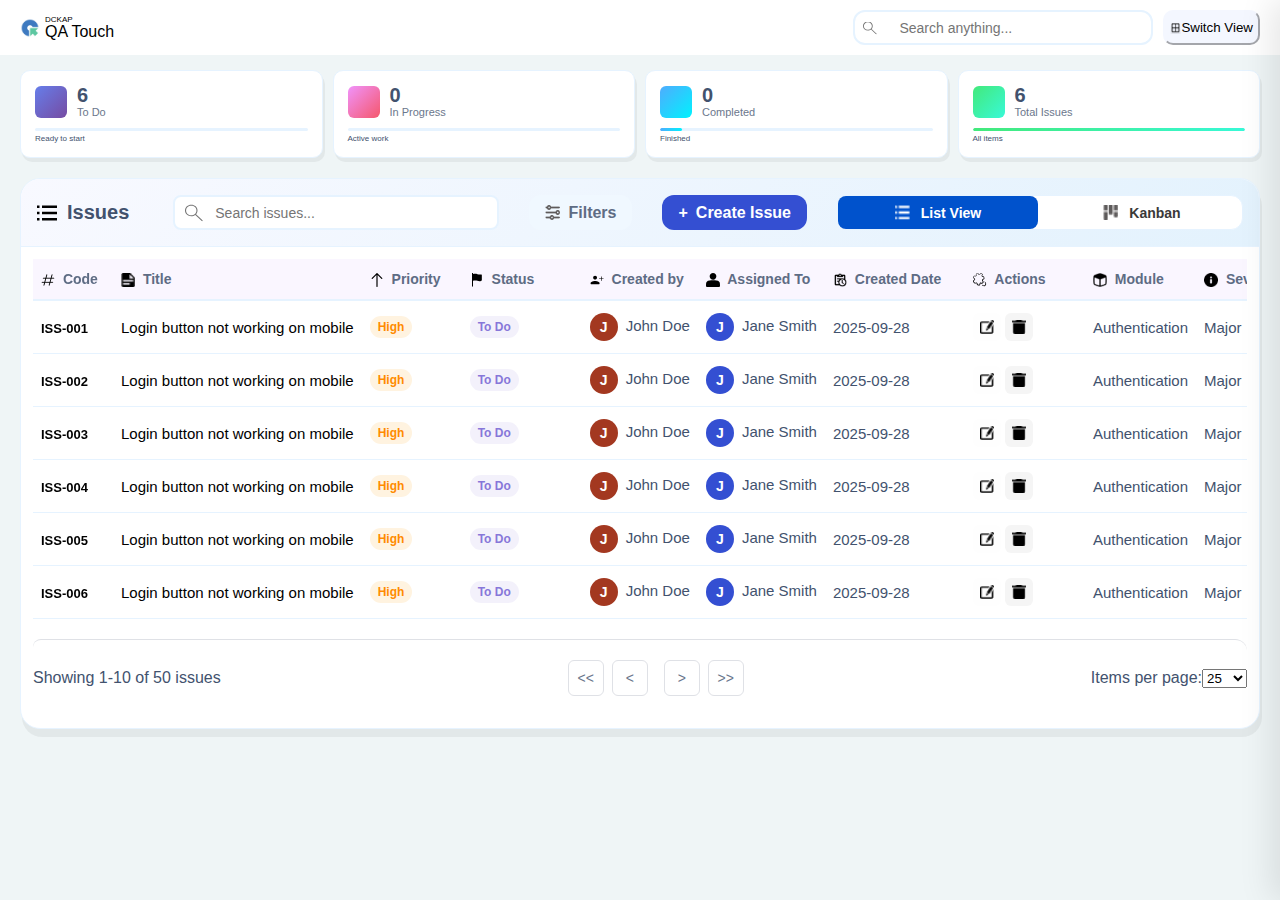
<file: index.html>
<!DOCTYPE html>
<html lang="en">

<head>
  <meta charset="UTF-8" />
  <meta name="viewport" content="width=device-width, initial-scale=1.0" />
  <title>QA Touch Issue Board</title>
  <link rel="stylesheet" href="style.css" />
  <link rel="stylesheet" href="https://cdnjs.cloudflare.com/ajax/libs/font-awesome/6.4.0/css/all.min.css">
</head>

<body class="modern-board">
  <header class="floating-header">
    <div class="header-content">
      <div class="brand-section">
        <div class="logo-container"><img src="icons/logo.jpeg" alt="Logo" class="logo-icon" />
          <div class="brand-text"><span class="tagline">DCKAP</span>
            <h1>QA Touch</h1>
          </div>
        </div>
      </div>
      <div class="header-actions">
  <div class="search-container"><img src="icons/search.svg" alt="Search" class="search-icon" /><input type="text" id="globalSearch" placeholder="Search anything..." class="global-search" /></div>
  <button class="switch-view"><img src="icons/switch.png" alt="Switch View" style="width:11px;height:11px; vertical-align: middle;" /><span class="tooltip">Switch View</span></button>
      </div>
    </div>
  </header>
  <aside id="sidebarFilter" class="modern-filter-panel">
  <div class="filter-overlay" id="sidebarOverlay"></div>
    <div class="filter-content">
      <div class="filter-header">
        <div class="filter-title"><img src="icons/issues.svg" alt="Smart Filters" style="width:18px;height:18px;" />
          <h3>Filters</h3>
        </div>
  <button id="closeFilter" class="close-btn"><img src="icons/wr.svg" alt="Smart Filters" style="width:18px;height:18px;" /></button>
      </div>
      <div class="filter-body">
        <div class="advanced-filters">
          <div class="filter-section">
            <div class="filter-row">
              <div class="filter-item"><label><i class="fas fa-tags"></i> Category</label><select id="categoryFilter" class="modern-select"><option value="">All Categories</option></select></div>
              <div class="filter-item"><label><i class="fas fa-flag"></i> Status</label><select id="statusFilter" class="modern-select"><option value="">All Status</option><option value="In Progress">In Progress</option><option value="To Do">To Do</option><option value="Done">Done</option><option value="QA">QA</option></select></div>
            </div>
            <div class="filter-row">
              <div class="filter-item"><label><i class="fas fa-arrow-up"></i> Priority</label><select id="priorityFilter" class="modern-select"><option value="">All Priorities</option><option value="Highest">Highest</option><option value="High">High</option><option value="Medium">Medium</option><option value="Low">Low</option></select></div>
              <div class="filter-item"><label><i class="fas fa-bug"></i> Bug Type</label><select id="bugTypeFilter" class="modern-select"><option value="">All Bug Types</option></select></div>
            </div>
            <div class="filter-row">
              <div class="filter-item"><label><i class="fas fa-user-plus"></i> Created By</label><select id="createdByFilter" class="modern-select"><option value="">All Creators</option><option value="John Doe">John Doe</option><option value="Jane Smith">Jane Smith</option><option value="Mike Johnson">Mike Johnson</option><option value="Sarah Wilson">Sarah Wilson</option></select></div>
            </div>
            <div class="filter-row">
              <div class="filter-item"><label><i class="fas fa-user"></i> Assignee</label><select id="assigneeFilter" class="modern-select"><option value="">All Assignees</option><option value="Sarah Wilson">Sarah Wilson</option></select></div>
            </div>
          </div>
        </div>
      </div>
  <div class="filter-actions"><button id="clearFilters" class="action-btn secondary"><i class="fas fa-undo"></i>Reset</button><button id="applyFilters" class="action-btn primary"><i class="fas fa-magic"></i>Apply Filters</button></div>
    </div>
    </div>
  </aside>
  <main class="board-container">
    <div class="dashboard-stats">
      <div class="stats-grid">
        <div class="stat-widget todo-widget">
          <div class="widget-header">
            <div class="widget-icon"></i></div>
            <div class="widget-info">
              <h3 id="todoCount">0</h3>
              <p>To Do</p>
            </div>
          </div>
          <div class="widget-progress">
            <div class="progress-bar">
              <div class="progress-fill todo-fill" style="width: 0%"></div>
            </div><span class="progress-text">Ready to start</span>
          </div>
        </div>
        <div class="stat-widget progress-widget">
          <div class="widget-header">
            <div class="widget-icon"></i></div>
            <div class="widget-info">
              <h3 id="inProgressCount">0</h3>
              <p>In Progress</p>
            </div>
          </div>
          <div class="widget-progress">
            <div class="progress-bar">
              <div class="progress-fill progress-fill-animate" style="width: 0%"></div>
            </div><span class="progress-text">Active work</span>
          </div>
        </div>
        <div class="stat-widget done-widget">
          <div class="widget-header">
            <div class="widget-icon"></i></div>
            <div class="widget-info">
              <h3 id="doneCount">0</h3>
              <p>Completed</p>
            </div>
          </div>
          <div class="widget-progress">
            <div class="progress-bar">
              <div class="progress-fill done-fill" style="width: 8%"></div>
            </div><span class="progress-text">Finished</span>
          </div>
        </div>
        <div class="stat-widget total-widget">
          <div class="widget-header">
            <div class="widget-icon"></div>
            <div class="widget-info">
              <h3 id="totalCount">0</h3>
              <p>Total Issues</p>
            </div>
          </div>
          <div class="widget-progress">
            <div class="progress-bar">
              <div class="progress-fill total-fill" style="width: 100%"></div>
            </div><span class="progress-text">All items</span>
          </div>
        </div>
      </div>
    </div>
    <div class="board-content">
      <div class="board-header">
        <div class="board-header-row" style="display: flex; align-items: center; gap: 20px; flex-wrap: wrap;">
          <div class="board-title" style="margin-right: 24px;">
            <h2 style="display: flex; align-items: center; gap: 10px;"><img src="icons/issues.svg" alt="Switch View"
                style="width:20px;height:20px;" /> Issues</h2>
          </div>
          <div class="search-container" style="flex: 1; min-width: 220px; position:relative;">
            <img src="icons/search.svg" alt="Search" class="search-icon" style="position:absolute;left:12px;top:50%;transform:translateY(-50%);width:18px;height:18px;pointer-events:none;" />
            <input type="text" id="searchInput" placeholder="Search issues..." class="search-input" style="padding-left:40px;" />
          </div>
          <button id="openFilter"
            class="action-btn filter-btn" style="margin-left: 10px; height: 35px;"><img src="icons/Vector (2).png"
              alt="Switch View" style="width:15px;height:15px;" /> <span>Filters</span></button><button
            onclick="location.href='issue.html'" class="action-btn create-btn primary"
            style="margin-left: 10px; height: 35px; background:#344FD2;"><i class="fas fa-plus"></i> <span>Create
              Issue</span></button>
          <div class="view-options" style="margin-left: 10px;"><button class="view-btn active" data-view="list"><img
                src="icons/list.png" alt="Switch View" style="width:15px;  height:15px ; margin-right: 5px;" />
              <span>List View</span></button><button class="view-btn" data-view="kanban"><img src="icons/kanban.png"
                alt="Switch View" style="width:15px;height:15px; margin-right: 5px;" /> <span>Kanban</span></button>
          </div>
        </div>
      </div>
      <div id="ListView" class="list-view">
        <div class="table-container">
          <div class="table-wrapper">
            <table class="issues-table">
              <thead>
                <tr>
                  <th class="sticky-col col-code"><img src="icons/hash.png" alt="Code" /> Code</th>
                  <th class="col-title"><img src="icons/title.png" alt="Title" /> Title</th>
                  <th class="col-priority"><img src="icons/priority.svg" alt="Priority" /> Priority</th>
                  <th class="col-status"><img src="icons/status.svg" alt="Status" /> Status</th>
                  <th class="col-creator"><img src="icons/createdby.svg" alt="Created by" /> Created by</th>
                  <th class="col-assignee"><img src="icons/assigned.svg" alt="Assigned To" /> Assigned To</th>
                  <th class="col-created"><img src="icons/date-outline.png" alt="Created Date" /> Created Date</th>
                  <th class="col-actions"><img src="icons/actions.svg" alt="Actions" /> Actions</th>
                  <th class="col-module"><img src="icons/module.png" alt="Module" /> Module</th>
                  <th class="col-severity"><img src="icons/severity.png" alt="Severity" /> Severity</th>
                  <th class="col-environment"><img src="icons/environment.png" alt="Environment" /> Environment</th>
                  <th class="col-due"><img src="icons/due-date.png" alt="Due Date" /> Due Date</th>
                </tr>
              </thead>
              <tbody id="issueList"></tbody>
            </table>
          </div>
        </div>
        <div class="pagination-container">
          <div class="pagination-info"><span id="paginationInfo">Showing 1-10 of 50 issues</span></div>
          <div class="pagination-controls"><button id="firstPageBtn" class="pagination-btn" title="First Page"><span>
                <<  </span></button><button id="prevPageBtn" class="pagination-btn" title="Previous Page"><span>
                < </span></button>
            <div class="pagination-numbers" id="paginationNumbers"></div><button id="nextPageBtn" class="pagination-btn"
              title="Next Page"><span>></span></button><button id="lastPageBtn" class="pagination-btn"
              title="Last Page"><span>>></span></button>
          </div>
          <div class="pagination-settings"><label for="itemsPerPage">Items per page:</label><select id="itemsPerPage"
              class="items-per-page-select">
              <option value="10">10</option>
              <option value="25" selected>25</option>
              <option value="50">50</option>
              <option value="100">100</option>
            </select></div>
        </div>
      </div>
      <div id="kanbanView" class="kanban-board hidden">
        <div class="board-columns">
          <div class="board-column todo-column" data-status="To Do">
            <div class="column-header">
              <div class="column-title">
                <div class="column-icon todo-icon"><i class="fas fa-clipboard-list"></i></div>
                <h3>To Do</h3><span class="issue-count" id="todoColumnCount">0</span>
              </div>
              <div class="column-actions"><button class="add-issue-btn" onclick="location.href='issue.html'"><i
                    class="fas fa-plus"></i></button></div>
            </div>
            <div class="column-content" id="todoColumn">
              <div class="column-placeholder"><i class="fas fa-plus-circle"></i>
                <p>No items yet</p><small>Create your first issue</small>
              </div>
            </div>
          </div>
          <div class="board-column progress-column" data-status="In Progress">
            <div class="column-header">
              <div class="column-title">
                <div class="column-icon progress-icon"><i class="fas fa-rocket"></i></div>
                <h3>In Progress</h3><span class="issue-count" id="progressColumnCount">0</span>
              </div>
              <div class="column-actions"><button class="column-menu"></i></button></div>
            </div>
            <div class="column-content" id="progressColumn">
              <div class="column-placeholder"><i class="fas fa-cog"></i>
                <p>Ready to work</p><small>Move items here to start</small>
              </div>
            </div>
          </div>
          <div class="board-column qa-column" data-status="QA">
            <div class="column-header">
              <div class="column-title">
                <div class="column-icon blocked-icon"><i class="fas fa-vial"></i></div>
                <h3>QA</h3><span class="issue-count" id="qaColumnCount">0</span>
              </div>
              <div class="column-actions"><button class="column-menu"></button></div>
            </div>
            <div class="column-content" id="qaColumn">
              <div class="column-placeholder"><i class="fas fa-exclamation-triangle"></i>
                <p>Needs attention</p><small>Issues requiring resolution</small>
              </div>
            </div>
          </div>
          <div class="board-column done-column" data-status="Done">
            <div class="column-header">
              <div class="column-title">
                <div class="column-icon done-icon"><i class="fas fa-trophy"></i></div>
                <h3>Done</h3><span class="issue-count" id="doneColumnCount">0</span>
              </div>
              <div class="column-actions"><button class="column-menu"></button></div>
            </div>
            <div class="column-content" id="doneColumn">
              <div class="column-placeholder"><i class="fas fa-check-circle"></i>
                <p>Well done!</p><small>Completed items appear here</small>
              </div>
            </div>
          </div>
        </div>
      </div>
    </div>
  </main>
  <script src="script.js"></script>
</body>

</html>
</div>
</file>
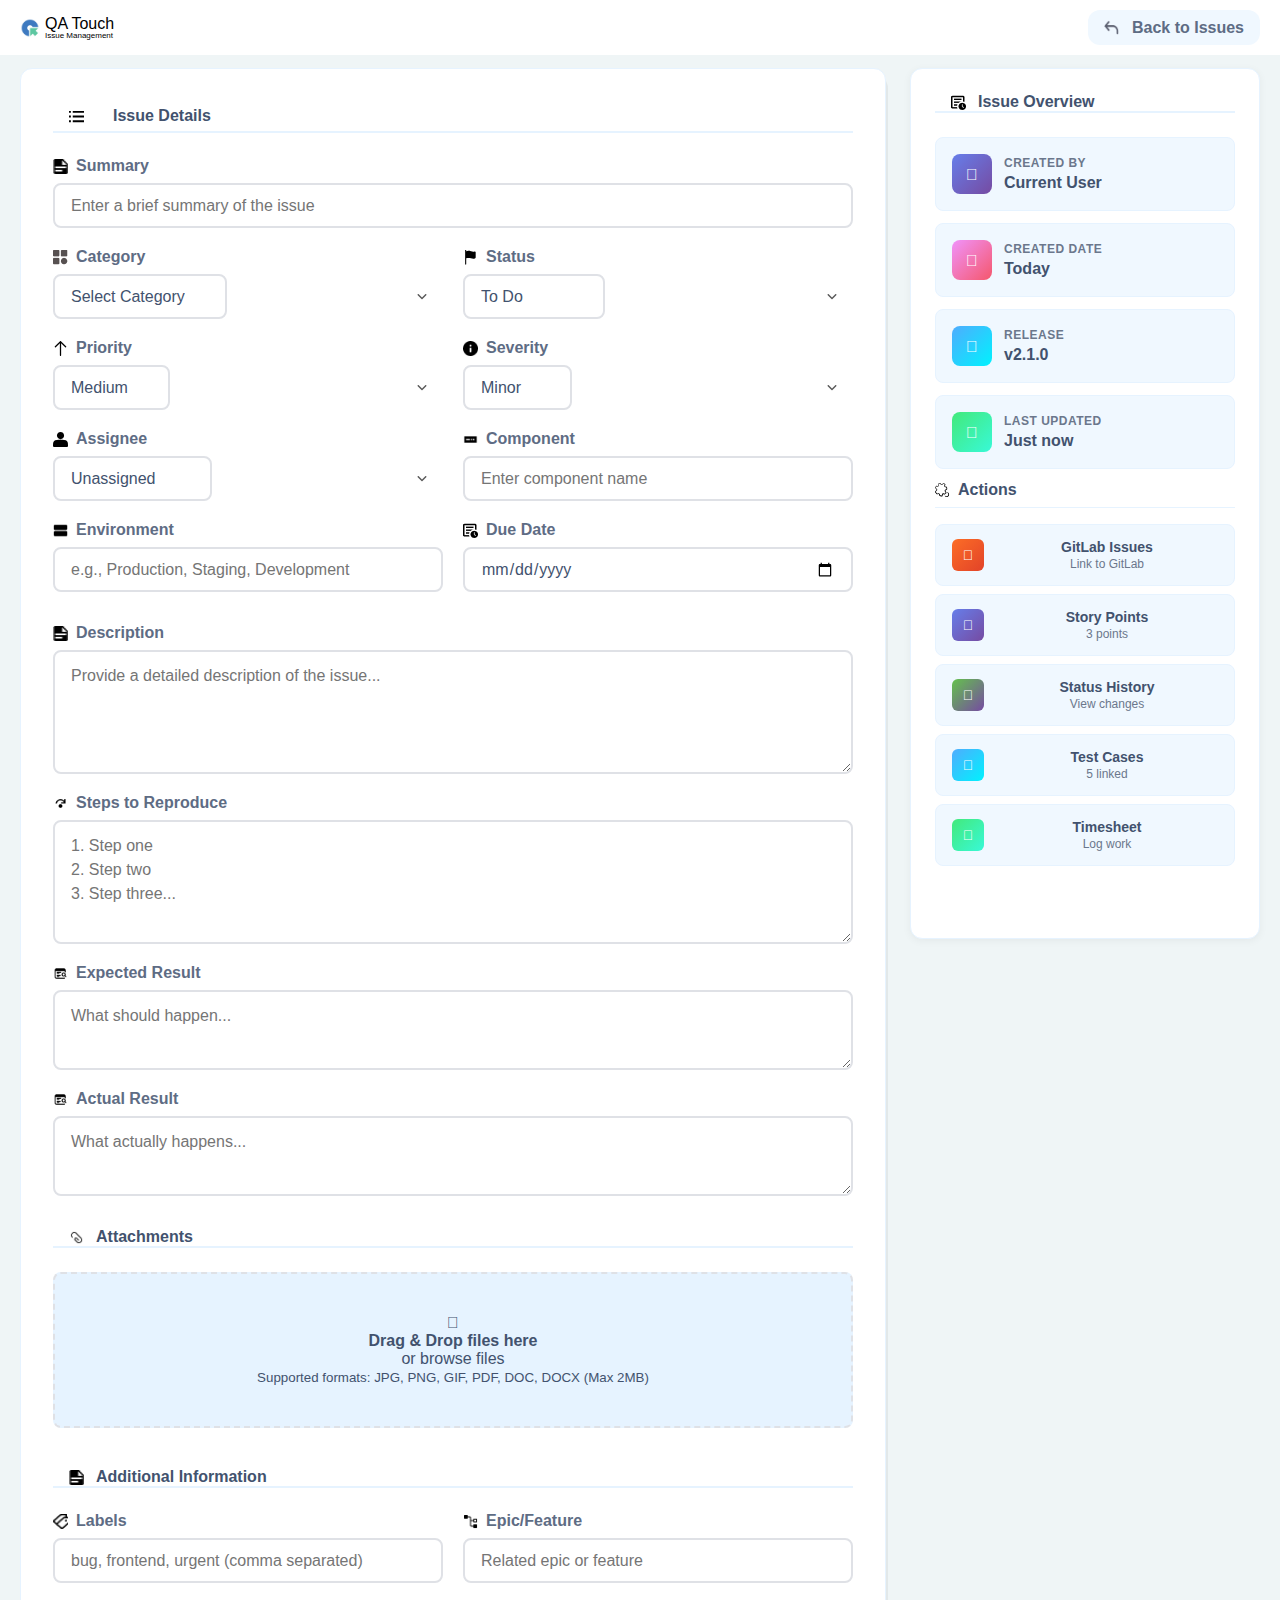
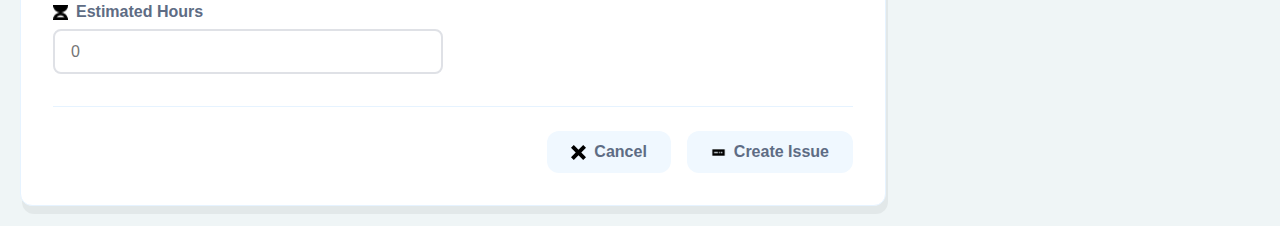
<file: issue.html>
<!DOCTYPE html>

<html lang="en">

<head>
  <meta charset="UTF-8" />
  <meta name="viewport" content="width=device-width, initial-scale=1.0" />
  <title>Create Issue - Issue Tracker</title>
  <link rel="stylesheet" href="style.css" />
  <link rel="stylesheet" href="https://cdnjs.cloudflare.com/ajax/libs/font-awesome/6.4.0/css/all.min.css">
</head>

<body class="modern-board modern " >

  <header class="floating-header">
    <div class="header-content">
      <div class="brand-section">
        <div class="logo-container">
          <img src="icons/logo.jpeg" alt="Logo" class="logo-icon" />
          <div class="brand-text">
            <h1>QA Touch</h1>
            <span class="tagline">Issue Management</span>
          </div>
        </div>
      </div>
      <button onclick="location.href='index.html'" class="action-btn vim-toggle" style="height: 35px;">
        <img src="icons/back.png" alt="Switch View" style="width:15px;height:15px; margin-right: 5px;" />
        <span class="tooltip">Back to Issues</span>
      </button>
    </div>

  </header>

  

  <main class="issue-form-main">
        <div class="form-content">
          <form id="issueForm" class="issue-form">
            
            <div class="form-section">
              <h3 class="section-title">
                <img src="icons/issues.svg" alt="Switch View" style="width:15px;height:15px; margin-right: 5px;" />
                <span id="issueCodeHeader" class="issue-code-display">Issue Details</span>
              </h3>

              <div class="form-grid">
                
                <div class="form-group full-width">
                  <label class="form-label required"><img src="icons/title.png" alt="Switch View" style="width:15px;height:15px;" />Summary</label>
                  <input type="text" name="title" id="title" class="form-input"
                    placeholder="Enter a brief summary of the issue" required />
                </div>

                
                <div class="form-group">
                  <label class="form-label required"><img src="icons/catagory.png" alt="Switch View" style="width:15px;height:15px;" />Category</label>
                  <div class="select-wrapper" style="position:relative;">
                    <select name="category" id="category" class="form-select" required>
                      <option value="">Select Category</option>
                      <option value="Bug">Bug</option>
                      <option value="Feature">Feature</option>
                      <option value="Task">Task</option>
                    </select>
                    <img src="icons/dropdown.svg" alt="Dropdown" class="select-arrow" style="position:absolute;right:12px;top:50%;transform:translateY(-50%);width:18px;height:18px;pointer-events:none;filter:brightness(0) saturate(100%) invert(34%) sepia(2%) saturate(0%) hue-rotate(314deg) brightness(97%) contrast(86%);" />
                  </div>
                </div>

                
                <div class="form-group">
                  <label class="form-label required"><img src="icons/status.svg" alt="Switch View" style="width:15px;height:15px; " /> Status</label>
                  <div class="select-wrapper" style="position:relative;">
                    <select name="status" id="status" class="form-select" required>
                      <option value="To Do">To Do</option>
                      <option value="In Progress">In Progress</option>
                      <option value="Done">Done</option>
                      <option value="QA">QA</option>
                    </select>
                    <img src="icons/dropdown.svg" alt="Dropdown" class="select-arrow" style="position:absolute;right:12px;top:50%;transform:translateY(-50%);width:18px;height:18px;pointer-events:none;filter:brightness(0) saturate(100%) invert(34%) sepia(2%) saturate(0%) hue-rotate(314deg) brightness(97%) contrast(86%);" />
                  </div>
                </div>

                
                <div class="form-group">
                  <label class="form-label required"><img src="icons/priority.svg" alt="Switch View" style="width:15px;height:15px; " /></i> Priority</label>
                  <div class="select-wrapper" style="position:relative;">
                    <select name="priority" id="priority" class="form-select" required>
                      <option value="Highest">Highest</option>
                      <option value="High">High</option>
                      <option value="Medium" selected>Medium</option>
                      <option value="Low">Low</option>
                      <option value="Lowest">Lowest</option>
                    </select>
                    <img src="icons/dropdown.svg" alt="Dropdown" class="select-arrow" style="position:absolute;right:12px;top:50%;transform:translateY(-50%);width:18px;height:18px;pointer-events:none;filter:brightness(0) saturate(100%) invert(34%) sepia(2%) saturate(0%) hue-rotate(314deg) brightness(97%) contrast(86%);" />
                  </div>
                </div>

                
                <div class="form-group">
                  <label class="form-label"><img src="icons/severity.png" alt="Switch View" style="width:15px;height:15px; " />Severity</label>
                  <div class="select-wrapper" style="position:relative;">
                    <select name="severity" id="severity" class="form-select">
                      <option value="Critical">Critical</option>
                      <option value="Major">Major</option>
                      <option value="Minor" selected>Minor</option>
                      <option value="Trivial">Trivial</option>
                    </select>
                    <img src="icons/dropdown.svg" alt="Dropdown" class="select-arrow" style="position:absolute;right:12px;top:50%;transform:translateY(-50%);width:18px;height:18px;pointer-events:none;filter:brightness(0) saturate(100%) invert(34%) sepia(2%) saturate(0%) hue-rotate(314deg) brightness(97%) contrast(86%);" />
                  </div>
                </div>

                
                <div class="form-group">
                  <label class="form-label"><img src="icons/assigned.svg" alt="Switch View" style="width:15px;height:15px; " /> Assignee</label>
                  <div class="select-wrapper" style="position:relative;">
                    <select name="assignedTo" id="assignedTo" class="form-select">
                      <option value="Unassigned">Unassigned</option>
                      <option value="John Doe">John Doe</option>
                      <option value="Jane Smith">Jane Smith</option>
                      <option value="Mike Johnson">Mike Johnson</option>
                    </select>
                    <img src="icons/dropdown.svg" alt="Dropdown" class="select-arrow" style="position:absolute;right:12px;top:50%;transform:translateY(-50%);width:18px;height:18px;pointer-events:none;filter:brightness(0) saturate(100%) invert(34%) sepia(2%) saturate(0%) hue-rotate(314deg) brightness(97%) contrast(86%);" />
                  </div>
                </div>

                
                <div class="form-group">
                  <label class="form-label"><img src="icons/component.png" alt="Switch View" style="width:15px;height:15px; " /> Component</label>
                  <input type="text" name="module" id="module" class="form-input" placeholder="Enter component name" />
                </div>

                
                <div class="form-group">
                  <label class="form-label"><img src="icons/environment.png" alt="Switch View" style="width:15px;height:15px; " /></i> Environment</label>
                  <input type="text" name="environment" id="environment" class="form-input"
                    placeholder="e.g., Production, Staging, Development" />
                </div>

                
                <div class="form-group">
                  <label class="form-label"><img src="icons/expected.png" alt="Switch View" style="width:15px;height:15px; " /></i> Due Date</label>
                  <input type="date" name="dueDate" id="dueDate" class="form-input" />
                </div>
              </div>
            </div>

            
            <div class="form-section">
                   <div class="form-grid">
                <div class="form-group full-width">
                  <label class="form-label"><img src="icons/title.png" alt="Switch View" style="width:15px;height:15px; " /> Description</label>
                  <textarea name="description" id="description" class="form-textarea" rows="4" placeholder="Provide a detailed description of the issue..."></textarea>
                </div>

                <div class="form-group full-width">
                  <label class="form-label"><img src="icons/step.png" alt="Switch View" style="width:15px;height:15px; " /> Steps to Reproduce</label>
                  <textarea name="steps" id="steps" class="form-textarea" rows="4" placeholder="1. Step one&#10;2. Step two&#10;3. Step three..."></textarea>
                </div>

                <div class="form-group full-width">
                  <label class="form-label"><img src="icons/exdate.png" alt="Switch View" style="width:15px;height:15px; " /> Expected Result</label>
                  <textarea name="expectedResult" id="expectedResult" class="form-textarea" rows="2" placeholder="What should happen..."></textarea>
                </div>

                <div class="form-group full-width">
                  <label class="form-label"><img src="icons/exdate.png" alt="Switch View" style="width:15px;height:15px; " />Actual Result</label>
                  <textarea name="actualResult" id="actualResult" class="form-textarea" rows="2" placeholder="What actually happens..."></textarea>
                </div>
              </div>
            </div>

            
            <div class="form-section">
              <h3 class="section-title"><img src="icons/file.png" alt="Switch View" style="width:15px;height:15px; " /></i> Attachments</h3>
              <div class="form-grid">
                <div class="form-group full-width">
                  <div class="file-upload-area" id="fileUploadArea">
                    <div class="upload-content">
                      <i class="fas fa-cloud-upload-alt upload-icon"></i>
                      <h4>Drag & Drop files here</h4>
                      <p>or <span class="upload-link" onclick="document.getElementById('fileInput').click()">browse
                          files</span></p>
                      <small>Supported formats: JPG, PNG, GIF, PDF, DOC, DOCX (Max 2MB)</small>
                    </div>
                    <input type="file" id="fileInput" multiple accept="image/*,.pdf,.doc,.docx" style="display:none;" />
                  </div>
                  <div class="attached-files" id="attachedFiles"></div>
                </div>
              </div>
            </div>

            
            <div class="form-section">
              <h3 class="section-title"><img src="icons/title.png" alt="Switch View" style="width:15px;height:15px; " /></i> Additional Information</h3>
              <div class="form-grid">
                <div class="form-group">
                  <label class="form-label"><img src="icons/lebel.png" alt="Switch View" style="width:15px;height:15px; " /> Labels</label>
                  <input type="text" name="labels" id="labels" class="form-input"
                    placeholder="bug, frontend, urgent (comma separated)" />
                </div>

                <div class="form-group">
                  <label class="form-label"><img src="icons/epic.png" alt="Switch View" style="width:15px;height:15px; " />Epic/Feature</label>
                  <input type="text" name="epic" id="epic" class="form-input" placeholder="Related epic or feature" />
                </div>

                <div class="form-group">
                  <label class="form-label"><img src="icons/time.png" alt="Switch View" style="width:15px;height:15px; " /> Estimated Hours</label>
                  <input type="number" name="estimatedHours" id="estimatedHours" class="form-input" placeholder="0"
                    min="0" step="0.5" />
                </div>
              </div>
            </div>
            
            <div class="form-actions">
              <button type="button" onclick="location.href='index.html'" class="btn btn-secondary">
                <img src="icons/wr.svg" alt="Switch View" style="width:15px;height:15px; " />
                Cancel
              </button>

              <button type="submit" class="btn btn-primary">
                <img src="icons/component.png" alt="Switch View" style="width:15px;height:15px; " />
                <span id="submitBtnText">Create Issue</span>
              </button>
            </div>
          </form>
        </div>
        
        <div class="form-sidebar">
          <div class="sidebar-section">
            <h3 class="section-title">
              <img src="icons/expected.png" alt="Switch View" style="width:15px;height:15px; " />
              Issue Overview
            </h3>

            
            <div class="info-grid">
              <div class="info-card">
                <div class="info-icon created-by">
                  <i class="fas fa-user-plus"></i>
                </div>
                <div class="info-details">
                  <label>Created By</label>
                  <span id="createdByInfo">Current User</span>
                </div>
              </div>
              <div class="info-card">
                <div class="info-icon created-date">
                  <i class="fas fa-calendar-plus"></i>
                </div>
                <div class="info-details">
                  <label>Created Date</label>
                  <span id="createdDateInfo">Today</span>
                </div>
              </div>

              <div class="info-card">
                <div class="info-icon release">
                  <i class="fas fa-rocket"></i>
                </div>
                <div class="info-details">
                  <label>Release</label>
                  <span id="releaseInfo">v2.1.0</span>
                </div>
              </div>

              <div class="info-card">
                <div class="info-icon updated">
                  <i class="fas fa-clock"></i>
                </div>
                <div class="info-details">
                  <label>Last Updated</label>
                  <span id="lastUpdatedInfo">Just now</span>
                </div>
              </div>

              
              <div class="actions-section">
                <h4 class="subsection-title">
                  <img src="icons/actions.svg" alt="Switch View" style="width:15px;height:15px; " />
                  Actions
                </h4>

                <div class="action-grid">
                  <button class="action-card" onclick="openGitLabIssue()">
                    <div class="action-icon gitlab">
                      <i class="fab fa-gitlab"></i>
                    </div>
                    <div class="action-info">
                      <span>GitLab Issues</span>
                      <small>Link to GitLab</small>
                    </div>
                  </button>

                  <button class="action-card" onclick="openStoryPoints()">
                    <div class="action-icon story">
                      <i class="fas fa-chart-pie"></i>
                    </div>
                    <div class="action-info">
                      <span>Story Points</span>
                      <small>3 points</small>
                    </div>
                  </button>

                  <button class="action-card" onclick="openStatusHistory()">
                    <div class="action-icon status">
                      <i class="fas fa-history"></i>
                    </div>
                    <div class="action-info">
                      <span>Status History</span>
                      <small>View changes</small>
                    </div>
                  </button>

                  <button class="action-card" onclick="openLinkedTestcases()">
                    <div class="action-icon testcase">
                      <i class="fas fa-vial"></i>
                    </div>
                    <div class="action-info">
                      <span>Test Cases</span>
                      <small>5 linked</small>
                    </div>
                  </button>

                  <button class="action-card" onclick="openTimesheet()">
                    <div class="action-icon timesheet">
                      <i class="fas fa-stopwatch"></i>
                    </div>
                    <div class="action-info">
                      <span>Timesheet</span>
                      <small>Log work</small>
                    </div>
                  </button>
                </div>
              </div>
            </div>
          </div>
        </div>

  </main>

  <script src="script.js"></script>

</body>

</html>
</file>
<file: style.css>
*,*::before,*::after,input,button,select,textarea{margin:0;padding:0;box-sizing:border-box;font-family:var(--font-family);}
:root{--primary:#0052cc;--secondary:#deebff;--success:#00875a;--warning:#ff8b00;--error:#de350b;--n1:#f0f8ff;--n2:#e6f3ff;--n3:#dfe1e6;--n6:#6b778c;--n7:#5e6c84;--n8:#42526e;--radius:12px;--font-family:'Inter',-apple-system,BlinkMacSystemFont,'Segoe UI',Roboto,Oxygen,Ubuntu,Cantarell,sans-serif;--s-todo:#8777d9;--s-progress:#0052cc;--s-done:#00875a;--p-highest:#de350b;--p-high:#ff8b00;--p-medium:#8777d9;--p-low:#00875a;}
.card{background:#fff;border:1px solid var(--n2);box-shadow:0 2px 4px rgba(0,0,0,.05);border-radius:var(--radius);padding:16px;}
.btn,.action-btn{display:inline-flex;align-items:center;gap:8px;padding:12px 16px;border:none;border-radius:var(--radius);font-size:16px;font-weight:600;cursor:pointer;transition:all .3s;text-decoration:none;background:var(--n1);color:var(--n7);font-family:var(--font-family);}
.btn.primary, .action-btn.primary {background: linear-gradient(135deg, var(--primary), #4a90e2);color: white;}
.btn.secondary {background: transparent;border: 1px solid var(--n3);}
.btn:hover, .action-btn:hover {transform: translateY(-2px);box-shadow: 0 4px 12px rgba(0,0,0,0.15);}
.initial-avatar {display: inline-flex;align-items: center;justify-content: center;width: 28px;height: 28px;border-radius: 50%;background: #344FD2;color: #fff;font-weight: 600;font-size: 14px;margin-right: 8px;vertical-align: middle;}
.issues-table th {font-size: 14px;font-weight: 600;vertical-align: middle;}
.issues-table th img {width: 14px;height: 14px;vertical-align: middle;margin-right: 4px;}
.floating-header {
  position: fixed; top: 0; left: 0; width: 100%; height: 35; z-index: 1000; padding-right: 20px; padding-bottom: 10px; padding-top: 10px; padding-left: 20px; background-color: white; justify-content: center;
}
.issue-form-main h1, .issue-form-main h2, .issue-form-main h3, .issue-form-main h4, .issue-form-main h5, .issue-form-main h6,
.form-sidebar h1, .form-sidebar h2, .form-sidebar h3, .form-sidebar h4, .form-sidebar h5, .form-sidebar h6 {
  font-size: 16px !important;
}
.modern {padding-top:48px;}
.header-content { display: flex; align-items: center; justify-content: space-between; gap: 16px; }
.logo-container, .logo-icon { display: flex; align-items: center; }
.logo-icon {width: 20px; height: 20px; object-fit: contain; border-radius: 12px;
}
*,*::before,*::after,input,button,select,textarea {margin:0;padding:0;box-sizing:border-box;font-family:'Inter',sans-serif;}
:root {--primary:#0052cc;--secondary:#deebff;--success:#00875a;--warning:#ff8b00;--error:#de350b;--bg-light:#f0f8ff;--bg-medium:#e6f3ff;--bg-dark:#dfe1e6;--text-main:#42526e;--radius:12px;}
body {background:#EFF5F6;color:var(--text-main);font-size:16px;min-height:100vh;padding-top:70px;}
.card {background:#fff;border:1px solid var(--bg-medium);box-shadow:0 2px 4px rgba(0,0,0,.05);border-radius:var(--radius);padding:16px;}
.button, .action-button {display:inline-flex;align-items:center;gap:8px;padding:12px 16px;border:none;border-radius:var(--radius);font-size:16px;font-weight:600;cursor:pointer;transition:all .3s;text-decoration:none;background:var(--bg-light);color:var(--text-main);}
.button.primary, .action-button.primary {background:linear-gradient(135deg, var(--primary), #4a90e2);color:#fff;}
.button.secondary {background:transparent;border:1px solid var(--bg-dark);}
.button:hover, .action-button:hover {transform:translateY(-2px);box-shadow:0 4px 12px rgba(0,0,0,0.15);}
.avatar-initials {display:inline-flex;align-items:center;justify-content:center;width:28px;height:28px;border-radius:50%;background:#344FD2;color:#fff;font-weight:600;font-size:14px;margin-right:8px;vertical-align:middle;}
.issues-table th {font-size:14px;font-weight:600;vertical-align:middle;}
.issues-table th img {width:14px;height:14px;vertical-align:middle;margin-right:4px;}
.header-bar {position:fixed;top:0;left:0;width:100%;height:35px;z-index:1000;padding:10px 20px;background:#fff;justify-content:center;}
.header-content {display:flex;align-items:center;justify-content:space-between;gap:16px;}
.logo-area, .logo-icon {display:flex;align-items:center;}
.logo-icon {width:20px;height:20px;object-fit:contain;border-radius:12px;}
.brand-text h1 {font-size:16px;font-weight:500;color:#000;margin:0;line-height:1;}
.brand-text {display:flex;flex-direction:column;gap:0;margin-left:5px;}
.tagline {font-size:8px;color:#000;font-weight:500;margin-bottom:0;line-height:1;}
.header-actions {display:flex;height:35px;align-items:center;}
.search-area {position:relative;height:35px;display:flex;align-items:center;}
.search-input, .global-search {padding:12px 16px 12px 44px;height:35px;border:2px solid var(--bg-medium);border-radius:var(--radius);font-size:14px;background:#fff;transition:all 0.3s;}
.switch-view {height:35px;margin-left:10px;border-radius:10px;border-color:#f4f7ff;background:#F4F7FF;padding:0 5px;align-items:center;}
.global-search {width:300px;}
.search-icon {position:absolute;left:16px;top:50%;transform:translateY(-50%);color:var(--bg-dark);font-size:16px;}
.filter-panel {position:fixed;top:0;right:-20%;width:20%;height:100vh;background:#fff;box-shadow:-8px 0 32px rgba(0,0,0,0.1);transition:right 0.4s ease;z-index:1100;}
@media (max-width:768px) {.filter-panel {width:80%;right:-80%;}}
.filter-panel.open {right:0;}

.brand-text h1 { font-size: 16px; font-weight: 500; color:#000; margin: 0; line-height: 1; }

.brand-text {
  display: flex;
  flex-direction: column;
  gap: 0px;
  margin-left: 5px;
}
.tagline { font-size: 8px; color: #000; font-weight: 500; margin-bottom: 0; line-height: 1; }
.header-actions { display: flex; height: 35; align-items: center;  }

.search-container { position: relative; height: 35px; display: flex; align-items: center; }
.global-search, .search-input {
  padding: 12px 16px 12px 44px; height: 35px; border: 2px solid var(--n2);
  border-radius: var(--radius); font-size: 14px; background: white; transition: all 0.3s ease;
}
.switch-view {height: 35px; margin-left: 10px; border-radius: 10px; border-color: #f4f7ff; background-color: #F4F7FF; padding-left: 5px; padding-right: 5px; align-items: center;}
.global-search { width: 300px; }
.search-icon { position: absolute; left: 16px; top: 50%; transform: translateY(-50%); color: var(--n6); font-size: 16px; }

.modern-filter-panel {
  position: fixed;
  top: 0;
  right: -20%;
  width: 20%;
  height: 100vh;
  background: white;
  box-shadow: -8px 0 32px rgba(0,0,0,0.1);
  transition: right 0.4s ease;
  z-index: 1100;
}
@media (max-width: 768px) {
  .modern-filter-panel {
    width: 80%;
    right: -80%;
  }
}
.modern-filter-panel.open { right: 0; }

.filter-overlay {
  position: fixed; top: 0; left: 0; width: 100%; height: 100%; background: rgba(0,0,0,0.5);
  opacity: 0; visibility: hidden; transition: all 0.3s ease; z-index: 1050;
}

.filter-overlay.active { opacity:1; visibility:visible; }
.filter-header { padding:24px; border-bottom:1px solid var(--n2); background:linear-gradient(135deg,#f8f9ff,#e3f2fd); display:flex; align-items:center; justify-content:space-between; }
.filter-title { display:flex; align-items:center; gap:12px; }
.filter-title h3 { font-size:22px; font-weight:700; color:var(--n8); margin:0; }

.close-btn { width:40px; height:48px; border:none; border-radius:10px; background:var(--n1); color:var(--n6); cursor:pointer; transition:all .3s ease; }
.close-btn:hover { background:var(--n2); color:var(--n8); }

.filter-body { padding:24px; overflow-y:auto; }
.filter-chips { display:flex; flex-wrap:wrap; gap:8px; margin-bottom:32px; }
.filter-chip { padding:8px 16px; border:2px solid var(--n2); border-radius:20px; background:#fff; color:var(--n7); font-size:13px; font-weight:500; cursor:pointer; transition:all 0.3s ease; display:flex; align-items:center; gap:6px; }

.filter-chip:hover, .filter-chip.active { border-color: var(--primary); background: var(--primary); color: #fff; }  
.filter-row { display: grid; grid-template-columns: 1fr 1fr; gap: 16px; margin-bottom: 16px; }  
.filter-item { display: flex; flex-direction: column; gap: 8px; }  
.filter-item label { font-size: 16px; font-weight: 600; color: var(--n7); display: flex; align-items: center; gap: 6px; }  
.modern-select { padding: 12px; border: 2px solid var(--n2); border-radius: 8px; font-size: 14px; background: #fff; transition: 0.3s; font-family: var(--font-family); }  
.modern-select:focus { outline: none; border-color: var(--primary); box-shadow: 0 0 4px rgba(102,126,234,0.1); }  
.filter-actions { display: flex; gap: 12px; margin-top: 32px; padding-top: 24px; border-top: 1px solid var(--n2); }  
.filter-actions .action-btn { flex: 1; justify-content: center; }  
.board-container { max-width: 1450px; margin: 0 auto; padding-right: 20px; padding-left: 20px; }  
.dashboard-stats { margin-bottom: 20px; }  
.stats-grid { display: grid; grid-template-columns: repeat(auto-fit, minmax(180px, 1fr)); gap: 10px; }  
.stat-widget { background: #fff; border: 1px solid var(--n2); border-radius: 10px; padding: 14px; box-shadow: 2px 4px rgba(0,0,0,0.05); transition: all 0.3s ease; }  
.stat-widget:hover { transform: translateY(-2px); box-shadow: 0 4px 8px rgba(0,0,0,0.1); }  
.widget-header { display: flex; align-items: center; gap: 10px; margin-bottom: 10px; }  
.widget-icon { width: 32px; height: 32px; border-radius: 6px; display: flex; align-items: center; justify-content: center; font-size: 14px; color: #fff; }  
.todo-widget .widget-icon { background: linear-gradient(135deg, #667eea, #764ba2); }  
.progress-widget .widget-icon { background: linear-gradient(135deg, #f093fb, #f5576c); }  

.done-widget .widget-icon { background: linear-gradient(135deg, #4facfe, #00f2fe); }  
.total-widget .widget-icon { background: linear-gradient(135deg, #43e97b, #38f9d7); }  
.widget-info h3 { font-size: 20px; font-weight: 700; color: var(--n8); margin: 0; line-height: 1; }  
.widget-info p { font-size: 11px; color: var(--n6); margin: 1px 0 0 0; font-weight: 500; }  
.widget-progress { display: flex; flex-direction: column; gap: 4px; }  
.progress-bar { height: 4px; background: var(--n2); border-radius: 2px; overflow: hidden; }  
.progress-fill { height: 100%; border-radius: 2px; transition: width 0.8s ease; }  
.todo-fill { background: linear-gradient(90deg, #667eea, #764ba2); }  
.progress-fill-animate { background: linear-gradient(90deg, #f093fb, #f5576c); animation: pulse 2s infinite; }  
.done-fill { background: linear-gradient(90deg, #4facfe, #00f2fe); }  
.total-fill { background: linear-gradient(90deg, #43e97b, #38f9d7); }  
@keyframes pulse { 0%, 100% { opacity: 1; } 50% { opacity: 0.7; } }  
.progress-text { font-size: 12px; color: var(--n5); font-weight: 500; }  
.board-content { background: #fff; border: 1px solid var(--n2); border-radius: 20px; box-shadow: 2px 8px rgba(0,0,0,0.05); overflow: hidden; }  
.board-header {
  padding: 16px 24px;
  border-bottom: 1px solid var(--n2);
  background: linear-gradient(135deg, #f8f9ff, #e3f2fd);
  display: flex;
  align-items: center;
  gap: 20px;     
  flex-direction: row;
}

.board-title h2 {
  font-size: 20px;
  font-weight: 700;
  color: var(--n8);
  margin: 0;
  display: flex;
  align-items: center;
  gap: 12px;
  white-space: nowrap;  /* keeps title text in one line */
}

.board-controls {
  display: flex;
  align-items: center;
  gap: 16px;
  flex: 1;
  justify-content: flex-end;  /* pushes controls to right */
}

.search-container {
  position: relative;
}

.search-icon {
  position: absolute;
  left: 10px;
  top: 50%;
  transform: translateY(-50%);
  color: var(--n6);
}

.search-input {
  padding: 10px 12px 10px 36px;
  border: 2px solid var(--n2);
  border-radius: 8px;
  font-size: 14px;
  width: 20px;
  background: #fff;
  transition: all 0.3s ease;
}

.search-input:focus {
  outline: none;
  border-color: var(--primary);
  box-shadow: 0 0 4px rgba(182,126,234,0.1);
}

.control-actions {
  display: flex;
  align-items: center;
  gap: 12px;
}

.view-options {
  display: flex;
  gap: 4px;
  background: #fff;
  border-radius: var(--radius);
  border: 1px solid var(--n2);
  height: 35px;
}

.view-btn {
  border: none;
  width: 200px;
  border-radius: 8px;
  font-size: 14px;
  font-weight: 600;
  cursor: pointer;
  display: flex;
  align-items: center;
  gap: 6px;
  background: transparent;
  color: rgb(58, 57, 57);
}
.view-btn.active img {
  filter: brightness(0) invert(1);
}

@media (max-width: 768px) {
  .view-options {
    gap: 2px;
    height: 32px;
    padding: 2px;
  }
  .view-btn {
    width: 90px;
    font-size: 12px;
    padding: 4px 8px;
    gap: 4px;
  }
}

.view-btn.active,
.view-btn:hover {
  background: var(--primary);
  color: #fff;
}
 

.list-view { padding: 0px 4px; }  
.table-container { max-height: 600px; overflow: auto; }  
.table-wrapper { overflow-x: auto; overflow-y: visible; scroll-behavior: smooth; scrollbar-width: thin; scrollbar-color: var(--primary) var(--n2); }  
.table-wrapper::-webkit-scrollbar { height: 2px; }  
.table-wrapper::-webkit-scrollbar-track { background: var(--n2); border-radius: 2px; }  
.table-wrapper::-webkit-scrollbar-thumb { background: var(--primary); border-radius: 4px; }  

.issues-table { width: 100%; min-width: 1400px; border-collapse: collapse; font-size: 15px; }  


.issues-table th { background: #FAF6FF; color: var(--n7); font-weight: 600; padding: 12px 8px; text-align: left; border-bottom: 2px solid var(--n2); white-space: nowrap; position: sticky; top: 0; z-index: 10; }  
.issues-table td { padding: 12px 8px; border-bottom: 1px solid var(--n2); vertical-align: middle; white-space: nowrap; text-overflow: ellipsis; overflow: hidden; }  
.issues-table tr:hover { background: var(--n1); }  
.issues-table tr:hover .sticky-col { background: var(--n1); box-shadow: 2px 0 4px rgba(0,0,0,0.1); }  

.sticky-col { position: sticky; background: #fff; z-index: 15; box-shadow: 2px 0 4px rgba(0,0,0,0.1); }  

.col-code { left: 0; width: 100px; min-width: 100px; }  
.col-title { width: 250px;  min-width: 200px; }  
.col-priority, .col-status { width: 120px; min-width: 120px; }  
.col-creator, .col-assignee { width: 150px; min-width: 150px; }  
.col-created, .col-due, .col-environment { width: 140px; min-width: 140px; }  
.col-actions { width: 120px; min-width: 120px; }  
.col-module { width: 130px; min-width: 130px; }  
.col-severity { width: 120px; min-width: 120px; }  
.col-environment { width: 140px; min-width: 140px; }
.col-due { width: 140px; min-width: 140px; }
.badge, .status-badge, .priority-badge { padding: 4px 8px; border-radius: 12px; font-size: 12px; font-weight: 600; display: inline-block; }  

.status-todo, .status-to-do { background: rgba(135,119,217,0.1); color: var(--s-todo); }  
.status-progress, .status-in-progress { background: rgba(0,82,204,0.1); color: var(--s-progress); }  
.status-done { background: rgba(0,135,90,0.1); color: var(--s-done); }  
.status-qa { background: rgba(76,175,80,0.1); color: #4caf50; }  

.priority-highest { background: #ffebee; color: var(--p-highest); }  
.priority-high { background: #fff3e0; color: var(--p-high); }  
.priority-medium { background: #f3e5f5; color: var(--p-medium); }  
.priority-low { background: #e8f5e8; color: var(--p-low); }  

.action-buttons { display: flex; gap: 4px; }  
.action-btn-sm { width: 28px; height: 28px; border: none; border-radius: 6px; cursor: pointer; display: flex; align-items: center; justify-content: center; font-size: 12px; transition: all 0.3s ease; }  
.action-btn-sm.primary { background: #fefefe; color: black; }  
.action-btn-sm.danger { background: #f5f5f5; color: black; }  
.action-btn-sm:hover { transform: translateY(-1px); box-shadow: 2px 4px rgba(0,0,0,0.2); }  

.kanban-board { padding: 32px; }  
.board-columns { display: grid; grid-template-columns: repeat(4, minmax(300px, 1fr)); gap: 24px; min-height: 600px; }  
.board-column { background: var(--n1); border-radius: 16px; border: 2px solid var(--n2); display: flex; flex-direction: column; transition: all 0.3s ease; }  
.board-column:hover { border-color: var(--primary); box-shadow: 8px 2px 8px rgba(0,0,0,0.05); }  

.column-header { padding: 16px 20px; border-bottom: 1px solid var(--n2); background: white; border-radius: 14px 14px 0 0; display: flex; align-items: center; justify-content: space-between; }  
.column-title { display: flex; align-items: center; gap: 12px; }  
.column-icon { width: 32px; height: 32px; border-radius: 8px; display: flex; align-items: center; justify-content: center; font-size: 16px; color: white; }  

.todo-icon { background: linear-gradient(135deg,#667eea,#764ba2); }  
.progress-icon { background: linear-gradient(135deg,#f093fb,#f5576c); }  
.done-icon { background: linear-gradient(135deg,#4facfe,#00f2fe); }  
.blocked-icon { background: linear-gradient(135deg,#ff6b6b,#ee5a52); }  

.column-title h3 { font-size: 16px; font-weight: 600; color: var(--n8); margin: 0; }  
.issue-count { background: var(--n2); color: var(--n7); padding: 4px 8px; border-radius: 12px; font-size: 12px; font-weight: 600; }  

.column-content { flex: 1; padding: 16px; display: flex; flex-direction: column; gap: 12px; min-height: 400px; }  
.column-placeholder { display: flex; flex-direction: column; align-items: center; justify-content: center; height: 200px; color: var(--n5); text-align: center; }  
.column-placeholder i { font-size: 48px; margin-bottom: 16px; opacity: 0.5; }  

.pagination-container { display: flex; justify-content: space-between; align-items: center; padding: 20px 0; margin-top: 20px; border-top: 1px solid var(--n3); background: white; border-radius: 8px 12px 12px; }  
.pagination-controls { display: flex; align-items: center; gap: 8px; }  
.pagination-btn, .page-number { display: flex; align-items: center; justify-content: center; width: 36px; height: 36px; border: 1px solid var(--n3); background: white; color: var(--n6); border-radius: 6px; cursor: pointer; font-size: 14px; transition: all 0.2s ease; }  
.pagination-btn:hover:not(:disabled), .page-number:hover, .page-number.active { background: var(--primary); color: white; border-color: var(--primary); }  
.pagination-numbers { display: flex; gap: 4px; margin: 8px 0; }  

.issue-form-main {display: grid; grid-template-columns: 1fr 350px; gap: 24px; background: transparent; min-height: calc(100vh - 70px); padding: 20px; }  
.form-layout { display: grid; grid-template-columns: 1fr 350px; gap: 24px; align-items: start; }
.form-content { width: 100%; }
.form-sidebar { width: 350px; }
.form-container { max-width: 1400px; margin: auto; }  
.form-layout { display: grid; grid-template-columns: 1fr 350px; gap: 24px; align-items: start; }  
.form-content { background: white; border: 1px solid var(--n2); border-radius: 12px; box-shadow: 2px 8px rgba(0,0,0,0.05); overflow: hidden; }  
.issue-form { padding: 32px; }  

.form-section { background: transparent; border-radius: 0; padding: 0; margin-bottom: 32px; border: none; }  

.section-title { font-size: 20px; font-weight: 700; color: var(--n8); margin: 0 0 24px 0; padding: 0 16px 0; display: flex; align-items: center; gap: 12px; border-bottom: 2px solid var(--n2); }  
.section-title i { color: var(--primary); font-size: 18px; }  

.issue-code-display { color: var(--n8) !important; padding: 6px 12px; border-radius: 20px; font-size: 16px; font-weight: 600; }  

.form-grid { display: grid; grid-template-columns: repeat(auto-fit, minmax(280px, 1fr)); gap: 20px; }  
.form-group { display: flex; flex-direction: column; gap: 8px; }  
.form-group.full-width { grid-column: 1/-1; }  

.form-label { font-weight: 600; color: var(--n7); font-size: 16px; display: flex; align-items: center; gap: 8px; }  
.form-label.required::after { content: ''; color: var(--error); margin-left: 4px; }  

.form-input, .form-select, .form-textarea { padding: 12px 16px; border: 2px solid var(--n3); border-radius: 8px; font-size: 16px; color: var(--n8); background: white; transition: all 0.3s ease; font-family: inherit; }  

.form-input:focus, .form-select:focus, .form-textarea:focus { outline: none; border-color: var(--primary); box-shadow: 0 0 4px rgba(102,126,234,0.1); }  

.form-textarea { resize: vertical; min-height: 80px; line-height: 1.5; }  

.select-wrapper { position: relative; }  
.select-arrow { position: absolute; right: 12px; top: 50%; transform: translateY(-50%); color: var(--n5); pointer-events: none; font-size: 12px; }  

.form-select { appearance: none; padding-right: 40px; cursor: pointer; }  

.form-actions { display: flex; gap: 16px; justify-content: flex-end; padding-top: 24px; border-top: 1px solid var(--n2); margin-top: 32px; }  
.form-actions .btn { padding: 12px 24px; font-size: 16px; font-weight: 600; }  
.form-sidebar { width: 350px; background: white; border: 1px solid var(--n2); border-radius: 12px; height: fit-content; box-shadow: 0 2px 8px rgba(0,0,0,0.05); }  

.sidebar-section { padding: 24px; }  

.info-grid { display: grid; grid-template-columns: 1fr; gap: 12px; margin-bottom: 24px; }  

.info-card { display: flex; align-items: center; gap: 12px; padding: 16px; background: var(--n1); border: 1px solid var(--n2); border-radius: 8px; transition: all 0.3s ease; }  
.info-card:hover { background: var(--n1); border-color: var(--primary); box-shadow: 0 2px 4px rgba(0,0,0,0.05); }  

.info-icon { width: 40px; height: 40px; border-radius: 8px; display: flex; align-items: center; justify-content: center; font-size: 16px; color: white; }  
.info-icon.created-by { background: linear-gradient(135deg, #667eea, #764ba2); }  
.info-icon.created-date { background: linear-gradient(135deg, #f093fb, #f5576c); }  
.info-icon.release { background: linear-gradient(135deg, #4facfe, #00f2fe); }  
.info-icon.updated { background: linear-gradient(135deg, #43e97b, #38f9d7); }  

.info-details { flex: 1; display: flex; flex-direction: column; gap: 4px; }  
.info-details label { font-size: 12px; font-weight: 600; color: var(--n6); text-transform: uppercase; letter-spacing: 0.5px; }  
.info-details span { font-weight: 600; color: var(--n8); }  

.actions-section { margin-bottom: 24px; }  

.subsection-title { margin: 0 0 16px 0; font-size: 18px; font-weight: 600; color: var(--n8); display: flex; align-items: center; gap: 8px; padding-bottom: 8px; border-bottom: 1px solid var(--n2); }  

.action-grid { display: flex; flex-direction: column; gap: 8px; }  

.action-card { display: flex; align-items: center; gap: 12px; width: 100%; padding: 14px 16px; background: var(--n1); border: 1px solid var(--n2); border-radius: 8px; cursor: pointer; transition: all 0.3s ease; text-decoration: none; color: var(--n8); }  
.action-card:hover { background: var(--n1); border-color: var(--primary); transform: translateY(-1px); box-shadow: 0 2px 4px rgba(0,0,0,0.05); }  
.action-icon { width: 32px; height: 32px; border-radius: 6px; display: flex; align-items: center; justify-content: center; font-size: 14px; color: white; }
.action-icon.gitlab { background: linear-gradient(135deg, #fc6d26, #e24329); }
.action-icon.story { background: linear-gradient(135deg, #667eea, #764ba2); }
.action-icon.status { background: linear-gradient(135deg, #64c24c, #764ba2); }
.action-icon.history { background: linear-gradient(135deg, #f093fb, #f5576c); }
.action-icon.testcase { background: linear-gradient(135deg, #4facfe, #00f2fe); }
.action-icon.timesheet { background: linear-gradient(135deg, #43e97b, #38f9d7); }
.action-icon.assignee { background: linear-gradient(135deg, #fa709a, #fee140); }
.action-icon.comments { background: linear-gradient(135deg, #a8edea, #fed6e3); }

.action-info { flex: 1; display: flex; flex-direction: column; gap: 2px; }
.action-info span { font-weight: 600; font-size: 14px; }
.action-info small { color: var(--n6); font-size: 12px; }
.file-item { display: flex; align-items: center; justify-content: space-between; padding: 12px 16px; background: white; border: 1px solid var(--n3); border-radius: 8px; margin-bottom: 8px; transition: all 0.2s ease; }
.file-item:hover { box-shadow: 0 1px 4px rgba(0,0,0,0.05); border-color: var(--n4); }
.file-info { display: flex; align-items: center; gap: 12px; flex: 1; }
.file-icon { width: 32px; height: 32px; border-radius: 6px; display: flex; align-items: center; justify-content: center; font-size: 14px; color: white; }
.file-icon.image { background: var(--success); }
.file-icon.document { background: var(--warning); }
.file-icon.pdf { background: var(--error); }
.file-details h5 { margin: 0; font-size: 16px; color: var(--n8); }
.file-details p { margin: 0; font-size: 12px; color: var(--n6); }
.file-actions { display: flex; gap: 8px; }
.file-action-btn { padding: 4px 8px; border: none; border-radius: 4px; font-size: 12px; cursor: pointer; transition: all 0.2s ease; }
.file-action-btn.preview { background: var(--secondary); color: var(--primary); }
.file-action-btn.preview:hover { background: var(--primary); color: white; }
.file-action-btn.remove { background: rgba(222,53,11,0.1); color: var(--error); }
.file-action-btn.remove:hover { background: var(--error); color: white; }
.issue-code { font-family: inherit; font-size: 13px; font-weight: 600; background: transparent; color: #000; padding: 0; border-radius: 0; display: inline; }

.issue-title { color: #000; text-decoration: none; font-weight: 500; line-height: 1.4; }
.issue-title:hover { color: var(--primary); text-decoration: underline; }
.empty-state { text-align: center; padding: 60px 20px; color: var(--n6); }
.empty-state i { font-size: 48px; margin-bottom: 16px; opacity: 0.5; }
.file-upload-area { border: 2px dashed var(--n3); border-radius: 8px; padding: 40px 20px; text-align: center; background: var(--n2); transition: all 0.3s ease; cursor: pointer; }
.file-upload-area:hover { border-color: var(--primary); background: var(--secondary); }
.hidden { display: none; }

/* === RESPONSIVE === */
@media (max-width: 1200px) { .board-columns { grid-template-columns: repeat(2, 1fr); } }
@media (max-width: 768px) {
  .floating-header { padding: 8px 12px; }
  .modern-board { padding-top: 60px; }
  .header-content { gap: 8px; }
  .brand-text h1 { font-size: 18px; } 
  .tagline { font-size: 10px; }
  .logo-icon { width: 36px; height: 36px; font-size: 16px; }
  .global-search { width: 140px; padding: 8px 12px 8px 32px; font-size: 12px; }
  .action-btn { padding: 8px 10px; font-size: 12px; } 
  .action-btn span { display: none; }
  .board-container { padding: 12px; } 
  .board-columns { grid-template-columns: 1fr; }
  .stats-grid { grid-template-columns: repeat(2, 1fr); gap: 8px; }
  .stat-widget { padding: 12px; border-radius: 8px; }
  .widget-header { gap: 8px; margin-bottom: 8px; }
  .widget-icon { width: 28px; height: 28px; font-size: 12px; border-radius: 4px; }
  .widget-info h3 { font-size: 18px; } 
  .widget-info p { font-size: 10px; margin: 1px 0 0 0; }
}
.widget-progress { gap: 3px; } 
.progress-bar { height: 3px; } 
.progress-text { font-size: 8px; }

.board-header { padding: 16px; flex-direction: column; gap: 16px; align-items: stretch; }
.board-controls { flex-direction: column; gap: 12px; align-items: stretch; }

.search-input { width: 100%; } 
.view-btn { flex: 1; justify-content: center; }

.modern-filter-panel { width: 85%; right: -85%; }


@media (max-width: 768px) {
  .issue-form-main { display: block; padding: 12px; }
  .form-layout { display: block; width: 100%; gap: 0; }
  .form-content { order: 1; width: 100%; display: block; }
  .form-sidebar { order: 2; width: 100%; display: block; }
  .issue-form { padding: 20px; }
  .form-grid { grid-template-columns: 1fr; gap: 16px; }
  .section-title { font-size: 18px; }
  .sidebar-section { padding: 16px; }
  .info-grid { gap: 8px; margin-bottom: 16px; }
  .info-card { padding: 12px; }
  .action-grid { gap: 6px; }
  .action-card { padding: 12px; }
  .quick-action-grid { grid-template-columns: repeat(4,1fr); gap: 8px; }
  .quick-action-card { padding: 12px 8px; }
  .form-actions { flex-direction: column-reverse; }
  .form-actions .btn { width: 100%; justify-content: center; }
}

/* Table Mobile Styles */
.list-view { padding: 12px; } 
.table-wrapper { overflow-x: auto; scroll-behavior: smooth; } 
.issues-table { min-width: 1200px; } 
.col-code { width: 80px; min-width: 80px; } 
.col-title { width: 180px; min-width: 150px; } 
.col-priority { width: 100px; min-width: 100px; } 
.col-creator, .col-assignee { width: 120px; min-width: 100px; } 
.col-module, .col-severity, .col-environment, .col-due { width: 110px; min-width: 100px; }
.col-module, .col-severity, .col-environment, .col-due { width: 110px; min-width: 100px; }
.form-input,
.form-select {
  height: 45px;
  min-height: 45px;
  box-sizing: border-box;
}
.sticky-col { box-shadow: 1px 0 2px rgba(0,0,0,0.1); }

@media (max-width: 480px) {
  .floating-header { padding: 6px 8px; }
  .logo-icon { width: 32px; height: 32px; font-size: 14px; }
  .brand-text h1 { font-size: 16px; }
  .tagline { font-size: 9px; }
  .global-search { width: 120px; padding: 6px 8px 6px 28px; font-size: 11px; }
  .stats-grid { grid-template-columns: repeat(2, 1fr); gap: 6px; }
  .stat-widget { padding: 10px; border-radius: 6px; }
  .widget-header { gap: 6px; margin-bottom: 6px; }
  .widget-icon { width: 24px; height: 24px; font-size: 18px; border-radius: 3px; }
  .widget-info h3 { font-size: 16px; }
  .widget-info p { font-size: 9px; margin: 0; }
  .widget-progress { gap: 2px; }
  .progress-bar { height: 2px; }
  .progress-text { font-size: 7px; }
}
</file>
